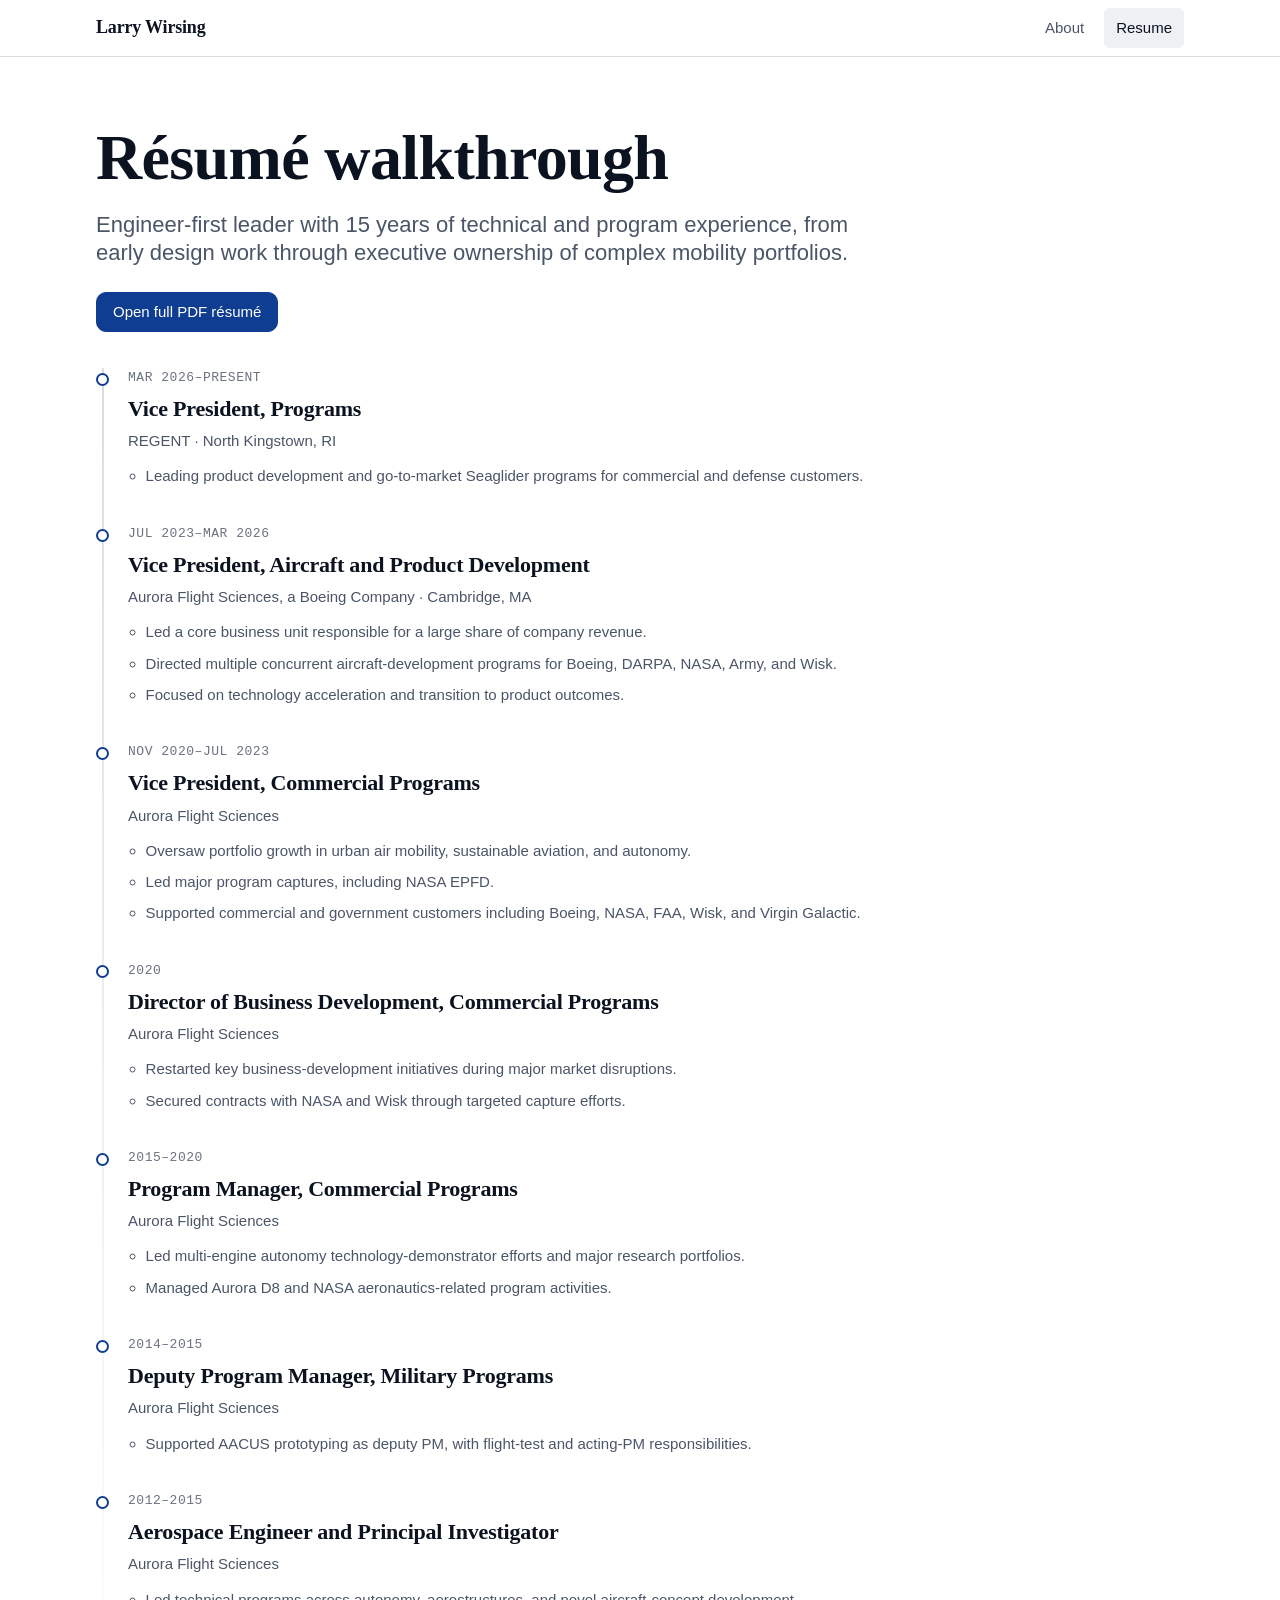
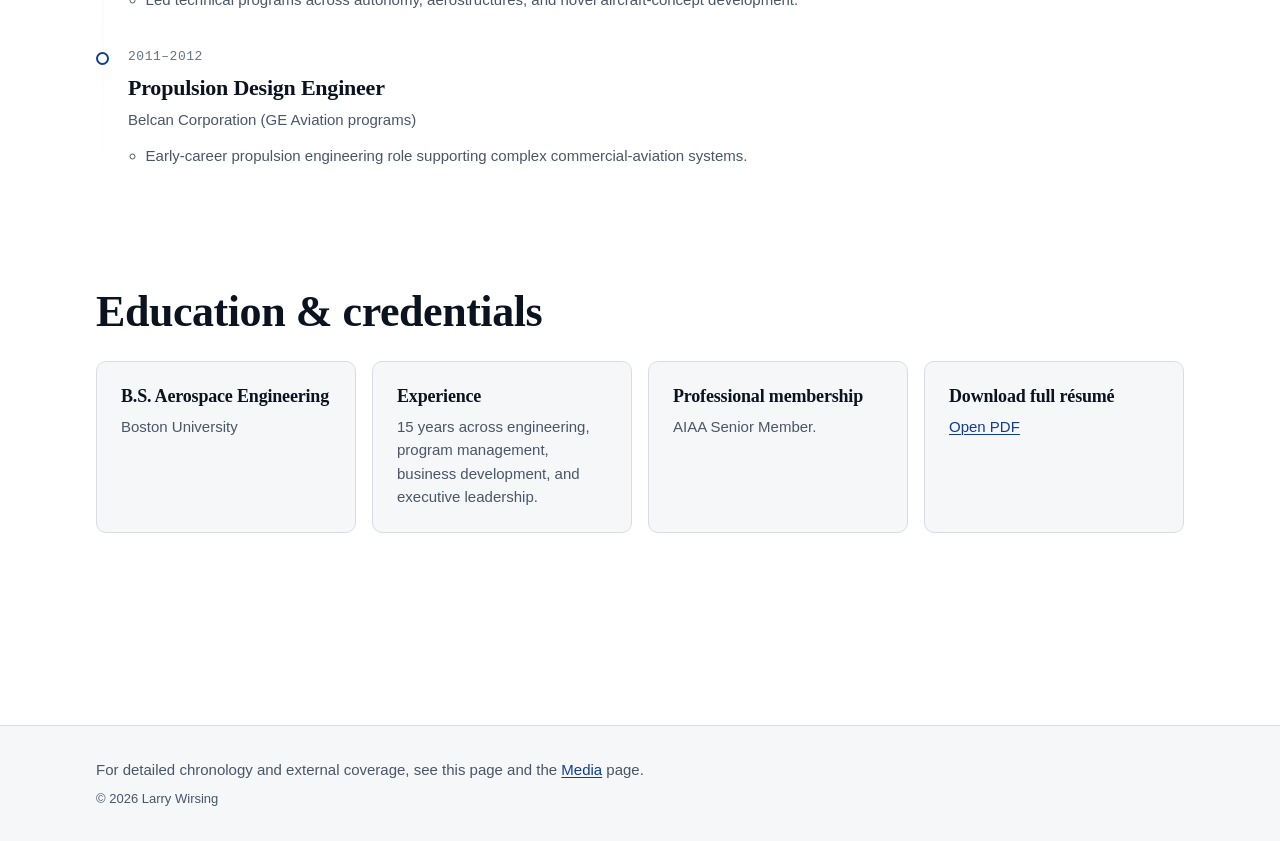
<file: resume.html>
<!doctype html>
<html lang="en">
  <head>
    <meta charset="utf-8" />
    <meta name="viewport" content="width=device-width, initial-scale=1" />
    <meta name="color-scheme" content="light dark" />

    <title>Résumé — Larry Wirsing</title>
    <meta name="description" content="Résumé walkthrough for Larry Wirsing — 15 years of aerospace engineering, program management, and executive leadership across Aurora Flight Sciences, Boeing, REGENT, and GE Aviation programs." />
    <link rel="canonical" href="https://larrywirsing.com/resume.html" />

    <meta property="og:type" content="profile" />
    <meta property="og:title" content="Résumé — Larry Wirsing" />
    <meta property="og:description" content="Engineer-first leader with 15 years of technical and program experience." />
    <meta property="og:url" content="https://larrywirsing.com/resume.html" />

    <link rel="icon" href="/favicon.svg" type="image/svg+xml" />
    <link rel="stylesheet" href="/styles.css" />
  </head>
  <body>
    <a class="skip-link" href="#main">Skip to main content</a>

    <header class="site-header">
      <div class="container nav-wrap">
        <a class="brand" href="/" aria-label="Larry Wirsing — home">Larry Wirsing</a>
        <nav class="nav-links" aria-label="Primary">
          <a href="/">About</a>
          <a aria-current="page" href="/resume.html">Resume</a>
        </nav>
      </div>
    </header>

    <main id="main" class="section">
      <div class="container">
        <h1>Résumé walkthrough</h1>
        <p class="lead">
          Engineer-first leader with 15 years of technical and program experience, from early design work
          through executive ownership of complex mobility portfolios.
        </p>

        <p class="actions-row">
          <a class="btn primary" href="/assets/Larry_Wirsing_Resume_2026.pdf" target="_blank" rel="noopener">Open full PDF résumé</a>
        </p>

        <ol class="timeline" role="list" aria-label="Career timeline">
          <li class="timeline-item">
            <p class="when">Mar 2026&ndash;Present</p>
            <h2>Vice President, Programs</h2>
            <p class="list-muted">REGENT &middot; North Kingstown, RI</p>
            <ul class="list">
              <li>Leading product development and go-to-market Seaglider programs for commercial and defense customers.</li>
            </ul>
          </li>

          <li class="timeline-item">
            <p class="when">Jul 2023&ndash;Mar 2026</p>
            <h2>Vice President, Aircraft and Product Development</h2>
            <p class="list-muted">Aurora Flight Sciences, a Boeing Company &middot; Cambridge, MA</p>
            <ul class="list">
              <li>Led a core business unit responsible for a large share of company revenue.</li>
              <li>Directed multiple concurrent aircraft-development programs for Boeing, DARPA, NASA, Army, and Wisk.</li>
              <li>Focused on technology acceleration and transition to product outcomes.</li>
            </ul>
          </li>

          <li class="timeline-item">
            <p class="when">Nov 2020&ndash;Jul 2023</p>
            <h2>Vice President, Commercial Programs</h2>
            <p class="list-muted">Aurora Flight Sciences</p>
            <ul class="list">
              <li>Oversaw portfolio growth in urban air mobility, sustainable aviation, and autonomy.</li>
              <li>Led major program captures, including NASA EPFD.</li>
              <li>Supported commercial and government customers including Boeing, NASA, FAA, Wisk, and Virgin Galactic.</li>
            </ul>
          </li>

          <li class="timeline-item">
            <p class="when">2020</p>
            <h2>Director of Business Development, Commercial Programs</h2>
            <p class="list-muted">Aurora Flight Sciences</p>
            <ul class="list">
              <li>Restarted key business-development initiatives during major market disruptions.</li>
              <li>Secured contracts with NASA and Wisk through targeted capture efforts.</li>
            </ul>
          </li>

          <li class="timeline-item">
            <p class="when">2015&ndash;2020</p>
            <h2>Program Manager, Commercial Programs</h2>
            <p class="list-muted">Aurora Flight Sciences</p>
            <ul class="list">
              <li>Led multi-engine autonomy technology-demonstrator efforts and major research portfolios.</li>
              <li>Managed Aurora D8 and NASA aeronautics-related program activities.</li>
            </ul>
          </li>

          <li class="timeline-item">
            <p class="when">2014&ndash;2015</p>
            <h2>Deputy Program Manager, Military Programs</h2>
            <p class="list-muted">Aurora Flight Sciences</p>
            <ul class="list">
              <li>Supported AACUS prototyping as deputy PM, with flight-test and acting-PM responsibilities.</li>
            </ul>
          </li>

          <li class="timeline-item">
            <p class="when">2012&ndash;2015</p>
            <h2>Aerospace Engineer and Principal Investigator</h2>
            <p class="list-muted">Aurora Flight Sciences</p>
            <ul class="list">
              <li>Led technical programs across autonomy, aerostructures, and novel aircraft-concept development.</li>
            </ul>
          </li>

          <li class="timeline-item">
            <p class="when">2011&ndash;2012</p>
            <h2>Propulsion Design Engineer</h2>
            <p class="list-muted">Belcan Corporation (GE Aviation programs)</p>
            <ul class="list">
              <li>Early-career propulsion engineering role supporting complex commercial-aviation systems.</li>
            </ul>
          </li>
        </ol>

        <section class="section" aria-labelledby="education-heading">
          <h2 id="education-heading">Education &amp; credentials</h2>
          <div class="card-grid">
            <article class="card">
              <h3>B.S. Aerospace Engineering</h3>
              <p>Boston University</p>
            </article>
            <article class="card">
              <h3>Experience</h3>
              <p>15 years across engineering, program management, business development, and executive leadership.</p>
            </article>
            <article class="card">
              <h3>Professional membership</h3>
              <p>AIAA Senior Member.</p>
            </article>
            <article class="card">
              <h3>Download full résumé</h3>
              <p><a href="/assets/Larry_Wirsing_Resume_2026.pdf" target="_blank" rel="noopener">Open PDF</a></p>
            </article>
          </div>
        </section>
      </div>
    </main>

    <footer class="site-footer">
      <div class="container">
        <p>For detailed chronology and external coverage, see this page and the <a href="/media.html">Media</a> page.</p>
        <p class="muted small">&copy; <span id="yr"></span> Larry Wirsing</p>
      </div>
    </footer>

    <script>document.getElementById('yr').textContent = new Date().getFullYear();</script>
  </body>
</html>
</file>
<file: styles.css>
/* ==========================================================================
   larrywirsing.com — design system
   Philosophy: editorial-serif for headings, geometric sans for UI, strict
   vertical rhythm, system fonts only (zero network cost, zero CLS).
   ========================================================================== */

:root {
  /* Type stacks — system-first, no web fonts to download */
  --font-sans: ui-sans-serif, -apple-system, BlinkMacSystemFont, "Segoe UI", Roboto,
    "Helvetica Neue", Arial, "Noto Sans", sans-serif;
  --font-serif: ui-serif, "Iowan Old Style", "Apple Garamond", Georgia,
    "Times New Roman", Times, serif;
  --font-mono: ui-monospace, SFMono-Regular, Menlo, Consolas, monospace;

  /* Color tokens — light theme */
  --bg:           #ffffff;
  --bg-elev:     #f6f7f9;
  --bg-muted:     #eef0f4;
  --border:       #d9dde3;
  --text:        #0b1220;
  --text-muted:  #4a5568;
  --text-subtle: #6b7280;
  --accent:      #0f3d91;     /* deep aerospace blue */
  --accent-ink:  #ffffff;
  --accent-hover:#0b2e6e;
  --focus:       #2563eb;

  /* Spacing scale (8pt baseline, fluid) */
  --sp-0: 0;
  --sp-1: 0.25rem;
  --sp-2: 0.5rem;
  --sp-3: 0.75rem;
  --sp-4: 1rem;
  --sp-5: 1.5rem;
  --sp-6: 2rem;
  --sp-7: 3rem;
  --sp-8: 4rem;
  --sp-9: 6rem;

  /* Type scale — fluid via clamp() */
  --fs-xs:  0.8125rem;
  --fs-sm:  0.9375rem;
  --fs-md:  1rem;
  --fs-lg:  1.125rem;
  --fs-xl:  clamp(1.125rem, 0.95rem + 0.7vw, 1.375rem);
  --fs-2xl: clamp(1.375rem, 1.05rem + 1.3vw, 1.875rem);
  --fs-3xl: clamp(1.75rem, 1.2rem + 2.2vw, 2.75rem);
  --fs-4xl: clamp(2.25rem, 1.35rem + 3.8vw, 4rem);

  --lh-tight: 1.15;
  --lh-snug:  1.3;
  --lh-base:  1.55;
  --lh-loose: 1.7;

  /* Radii, shadows, motion */
  --radius-sm: 6px;
  --radius:    10px;
  --radius-lg: 14px;
  --shadow-1: 0 1px 2px rgba(10, 18, 32, 0.04), 0 1px 1px rgba(10, 18, 32, 0.03);
  --shadow-2: 0 6px 16px rgba(10, 18, 32, 0.08), 0 2px 4px rgba(10, 18, 32, 0.04);

  --ease: cubic-bezier(0.2, 0.6, 0.2, 1);
  --dur:  180ms;

  --container: 72rem;
}

@media (prefers-color-scheme: dark) {
  :root {
    --bg:           #0b1220;
    --bg-elev:     #111a2e;
    --bg-muted:     #16213a;
    --border:       #23304d;
    --text:        #e6ebf4;
    --text-muted:  #aab3c5;
    --text-subtle: #8591a8;
    --accent:      #6aa0ff;
    --accent-ink:  #0b1220;
    --accent-hover:#8cb6ff;
    --focus:       #8cb6ff;
    --shadow-1: 0 1px 2px rgba(0,0,0,0.4);
    --shadow-2: 0 10px 24px rgba(0,0,0,0.45), 0 2px 6px rgba(0,0,0,0.3);
  }
}

/* ==========================================================================
   Reset / base
   ========================================================================== */
*, *::before, *::after { box-sizing: border-box; }

html {
  -webkit-text-size-adjust: 100%;
  text-rendering: optimizeLegibility;
  scroll-behavior: smooth;
}

@media (prefers-reduced-motion: reduce) {
  html { scroll-behavior: auto; }
  *, *::before, *::after {
    animation-duration: 0.001ms !important;
    animation-iteration-count: 1 !important;
    transition-duration: 0.001ms !important;
  }
}

body {
  margin: 0;
  font-family: var(--font-sans);
  font-size: var(--fs-md);
  line-height: var(--lh-base);
  color: var(--text);
  background: var(--bg);
  -webkit-font-smoothing: antialiased;
  -moz-osx-font-smoothing: grayscale;
}

img, svg, video { max-width: 100%; height: auto; display: block; }

a {
  color: var(--accent);
  text-decoration-thickness: 1px;
  text-underline-offset: 0.15em;
  transition: color var(--dur) var(--ease);
}
a:hover { color: var(--accent-hover); }

:focus-visible {
  outline: 2px solid var(--focus);
  outline-offset: 3px;
  border-radius: var(--radius-sm);
}

/* Skip link */
.skip-link {
  position: absolute;
  left: -9999px;
  top: auto;
  width: 1px; height: 1px; overflow: hidden;
}
.skip-link:focus {
  position: fixed;
  top: var(--sp-3);
  left: var(--sp-3);
  width: auto; height: auto;
  padding: var(--sp-2) var(--sp-4);
  background: var(--accent);
  color: var(--accent-ink);
  border-radius: var(--radius-sm);
  z-index: 100;
  text-decoration: none;
}

/* ==========================================================================
   Typography
   ========================================================================== */
h1, h2, h3, h4 {
  font-family: var(--font-serif);
  color: var(--text);
  line-height: var(--lh-tight);
  letter-spacing: -0.01em;
  margin: 0 0 var(--sp-4);
  font-weight: 600;
  text-wrap: balance;
}
h1 { font-size: var(--fs-4xl); }
h2 { font-size: var(--fs-3xl); margin-top: var(--sp-7); }
h3 { font-size: var(--fs-xl); font-weight: 600; }
h4 { font-size: var(--fs-lg); }

p { margin: 0 0 var(--sp-4); max-width: 70ch; text-wrap: pretty; }

.lead {
  font-size: var(--fs-xl);
  color: var(--text-muted);
  line-height: var(--lh-snug);
  max-width: 62ch;
  margin-bottom: var(--sp-5);
}

.kicker {
  display: inline-block;
  font-family: var(--font-sans);
  font-size: var(--fs-xs);
  letter-spacing: 0.18em;
  text-transform: uppercase;
  color: var(--accent);
  font-weight: 600;
  margin-bottom: var(--sp-3);
}

.muted { color: var(--text-muted); }
.small { font-size: var(--fs-xs); }
.list-muted { color: var(--text-muted); font-size: var(--fs-sm); margin: 0 0 var(--sp-3); }

/* ==========================================================================
   Layout
   ========================================================================== */
.container {
  max-width: var(--container);
  margin-inline: auto;
  padding-inline: clamp(var(--sp-4), 2vw + var(--sp-3), var(--sp-6));
}

.section {
  padding-block: var(--sp-8);
  border-top: 1px solid var(--border);
}
.section:first-of-type { border-top: 0; }

/* ==========================================================================
   Site header / nav
   ========================================================================== */
.site-header {
  position: sticky;
  top: 0;
  z-index: 50;
  background: color-mix(in oklab, var(--bg) 92%, transparent);
  backdrop-filter: saturate(160%) blur(10px);
  -webkit-backdrop-filter: saturate(160%) blur(10px);
  border-bottom: 1px solid var(--border);
}
.nav-wrap {
  display: flex;
  align-items: center;
  justify-content: space-between;
  gap: var(--sp-4);
  min-height: 3.5rem;
}
.brand {
  font-family: var(--font-serif);
  font-weight: 600;
  font-size: var(--fs-lg);
  color: var(--text);
  text-decoration: none;
  letter-spacing: -0.01em;
}
.brand:hover { color: var(--accent); }

.nav-links {
  display: flex;
  gap: var(--sp-2);
  flex-wrap: wrap;
}
.nav-links a {
  padding: var(--sp-2) var(--sp-3);
  border-radius: var(--radius-sm);
  color: var(--text-muted);
  text-decoration: none;
  font-size: var(--fs-sm);
  font-weight: 500;
}
.nav-links a:hover { color: var(--text); background: var(--bg-muted); }
.nav-links a[aria-current="page"] {
  color: var(--text);
  background: var(--bg-muted);
}

/* ==========================================================================
   Hero
   ========================================================================== */
.hero { padding-block: clamp(var(--sp-7), 6vw, var(--sp-9)); }
.hero-grid {
  display: grid;
  grid-template-columns: 1.4fr 1fr;
  gap: clamp(var(--sp-5), 4vw, var(--sp-8));
  align-items: center;
}
@media (max-width: 48rem) {
  .hero-grid { grid-template-columns: 1fr; }
  .headshot-wrap { order: -1; max-width: 16rem; margin: 0 auto; }
}

.headshot-wrap { position: relative; }
.headshot {
  width: 100%;
  aspect-ratio: 1 / 1;
  border-radius: var(--radius-lg);
  object-fit: cover;
  box-shadow: var(--shadow-2);
  background: var(--bg-muted);
}

.hero-actions {
  display: flex;
  gap: var(--sp-3);
  flex-wrap: wrap;
  margin-top: var(--sp-5);
}

/* ==========================================================================
   Buttons
   ========================================================================== */
.btn {
  display: inline-flex;
  align-items: center;
  gap: var(--sp-2);
  padding: 0.625rem 1rem;
  border: 1px solid var(--border);
  background: var(--bg);
  color: var(--text);
  border-radius: var(--radius);
  font-family: var(--font-sans);
  font-size: var(--fs-sm);
  font-weight: 500;
  text-decoration: none;
  line-height: 1.2;
  transition: background var(--dur) var(--ease), border-color var(--dur) var(--ease),
              color var(--dur) var(--ease), transform var(--dur) var(--ease);
}
.btn:hover { background: var(--bg-elev); border-color: color-mix(in oklab, var(--accent) 40%, var(--border)); }
.btn:active { transform: translateY(1px); }

.btn.primary {
  background: var(--accent);
  color: var(--accent-ink);
  border-color: var(--accent);
}
.btn.primary:hover { background: var(--accent-hover); border-color: var(--accent-hover); color: var(--accent-ink); }

.btn.ghost {
  background: transparent;
  border-color: var(--border);
  color: var(--text-muted);
}
.btn.ghost:hover { color: var(--text); }

.actions-row { display: flex; gap: var(--sp-3); flex-wrap: wrap; margin-bottom: var(--sp-5); }

/* ==========================================================================
   Cards
   ========================================================================== */
.card-grid {
  display: grid;
  grid-template-columns: repeat(auto-fit, minmax(16rem, 1fr));
  gap: var(--sp-4);
  margin-top: var(--sp-5);
}
.card {
  background: var(--bg-elev);
  border: 1px solid var(--border);
  border-radius: var(--radius);
  padding: var(--sp-5);
  transition: border-color var(--dur) var(--ease), transform var(--dur) var(--ease),
              box-shadow var(--dur) var(--ease);
}
.card:hover {
  border-color: color-mix(in oklab, var(--accent) 30%, var(--border));
  box-shadow: var(--shadow-1);
}
.card h3 { margin-top: 0; margin-bottom: var(--sp-2); font-size: var(--fs-lg); }
.card p  { margin: 0; color: var(--text-muted); font-size: var(--fs-sm); }
.card a  { color: var(--accent); font-weight: 500; }

/* ==========================================================================
   Timeline
   ========================================================================== */
.timeline {
  list-style: none;
  margin: var(--sp-6) 0 0;
  padding: 0;
  position: relative;
  display: grid;
  gap: var(--sp-5);
}
.timeline::before {
  content: "";
  position: absolute;
  left: 0.375rem;
  top: 0.25rem;
  bottom: 0.25rem;
  width: 2px;
  background: linear-gradient(to bottom, var(--border), transparent);
  border-radius: 2px;
}
.timeline-item {
  position: relative;
  padding-left: var(--sp-6);
}
.timeline-item::before {
  content: "";
  position: absolute;
  left: 0;
  top: 0.55rem;
  width: 0.8125rem;
  height: 0.8125rem;
  border-radius: 50%;
  background: var(--bg);
  border: 2px solid var(--accent);
}
.timeline-item h2,
.timeline-item h3 { margin: var(--sp-1) 0 var(--sp-2); font-size: var(--fs-xl); }
.timeline-item .when {
  display: inline-block;
  font-family: var(--font-mono);
  font-size: var(--fs-xs);
  letter-spacing: 0.04em;
  color: var(--text-subtle);
  margin: 0 0 var(--sp-1);
  text-transform: uppercase;
}

.list { margin: var(--sp-2) 0 0; padding-left: 1.1rem; }
.list li { margin-bottom: var(--sp-2); color: var(--text-muted); font-size: var(--fs-sm); }

/* ==========================================================================
   Media page
   ========================================================================== */
.media-grid {
  list-style: none;
  padding: 0;
  margin: var(--sp-6) 0 0;
  display: grid;
  grid-template-columns: repeat(auto-fill, minmax(18rem, 1fr));
  gap: var(--sp-4);
}
.media-card {
  background: var(--bg-elev);
  border: 1px solid var(--border);
  border-radius: var(--radius);
  padding: var(--sp-5);
  display: flex;
  flex-direction: column;
  gap: var(--sp-2);
  transition: border-color var(--dur) var(--ease), box-shadow var(--dur) var(--ease),
              transform var(--dur) var(--ease);
}
.media-card:hover {
  border-color: color-mix(in oklab, var(--accent) 40%, var(--border));
  box-shadow: var(--shadow-1);
  transform: translateY(-1px);
}
.media-card h2 {
  font-size: var(--fs-lg);
  line-height: var(--lh-snug);
  margin: 0;
}
.media-card h2 a {
  color: var(--text);
  text-decoration: none;
  background-image: linear-gradient(var(--accent), var(--accent));
  background-size: 0 1.5px;
  background-repeat: no-repeat;
  background-position: 0 100%;
  transition: background-size var(--dur) var(--ease), color var(--dur) var(--ease);
}
.media-card h2 a:hover { background-size: 100% 1.5px; color: var(--accent); }

.tag {
  display: inline-flex;
  gap: var(--sp-2);
  align-items: baseline;
  font-family: var(--font-mono);
  font-size: var(--fs-xs);
  color: var(--text-subtle);
  letter-spacing: 0.02em;
  margin: 0 0 var(--sp-2);
  text-transform: uppercase;
}
.tag span { color: var(--accent); font-weight: 600; }
.tag time::before { content: "· "; color: var(--text-subtle); }

.quote-note {
  font-size: var(--fs-sm);
  color: var(--text-muted);
  margin: auto 0 0;
  font-style: italic;
}

/* ==========================================================================
   Footer
   ========================================================================== */
.site-footer {
  border-top: 1px solid var(--border);
  padding-block: var(--sp-6);
  background: var(--bg-elev);
  margin-top: var(--sp-8);
  color: var(--text-muted);
  font-size: var(--fs-sm);
}
.site-footer p { margin: 0 0 var(--sp-2); }
.site-footer a { color: var(--accent); }

/* ==========================================================================
   Print
   ========================================================================== */
@media print {
  :root {
    --bg: #fff; --text: #000; --text-muted: #333; --border: #999; --accent: #000;
  }
  .site-header, .site-footer, .hero-actions, .actions-row, .skip-link { display: none !important; }
  .section { border-top: 0; padding: 0; }
  a { color: #000; text-decoration: underline; }
  a[href^="http"]::after { content: " (" attr(href) ")"; font-size: 0.8em; color: #555; }
  h1, h2, h3 { page-break-after: avoid; }
  .timeline-item, .card, .media-card { page-break-inside: avoid; }
}
</file>
